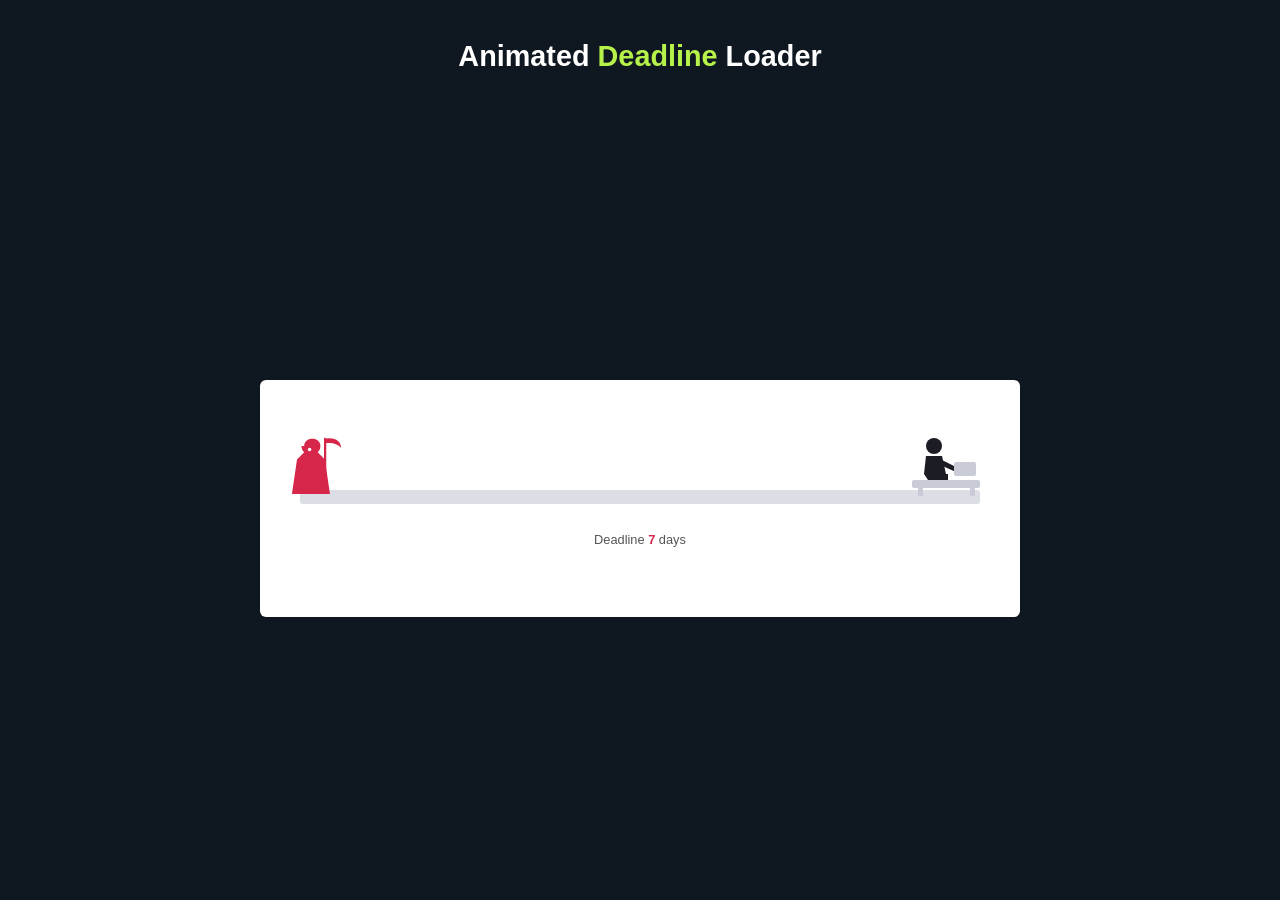
<file: deadline-loader/index.html>
<!DOCTYPE html>
<html lang="en">
<head>
  <meta charset="UTF-8">
  <meta name="viewport" content="width=device-width, initial-scale=1.0">
  <title>Animated Deadline Loader</title>
  <link rel="stylesheet" href="style.css">
</head>
<body>
  <h1 class="title">Animated <span>Deadline</span> Loader</h1>

  <main class="stage">
    <div class="loader">
      <div class="track">
        <div class="fill"></div>

        <!-- Grim reaper (moves with the fill) -->
        <svg class="reaper" viewBox="0 0 60 64" aria-hidden="true">
          <g fill="#d6264a">
            <path d="M22 8c0-5 4-8 9-8s9 3 9 8c0 3-1 5-3 7l8 8 6 41H8l6-41 8-8c-2-2-3-4-3-7z" transform="translate(-4 3)"/>
            <rect x="40" y="2" width="2.5" height="60" rx="1"/>
            <path d="M42 3c10-2 17 3 17 10-4-4-9-6-17-5z"/>
          </g>
          <circle cx="24" cy="15" r="2" fill="#fff"/>
        </svg>

        <!-- Worker at the desk (right end) -->
        <svg class="worker" viewBox="0 0 80 64" aria-hidden="true">
          <g fill="#1c1c24">
            <circle cx="30" cy="14" r="8"/>
            <path d="M22 24h16l4 18H20z"/>
            <path d="M38 28l16 8-2 4-18-8z"/>
            <path d="M20 42h24v6H24z"/>
          </g>
          <g fill="#c9ccd6">
            <rect x="50" y="30" width="22" height="14" rx="2"/>
            <rect x="8" y="48" width="68" height="8" rx="2"/>
            <rect x="14" y="56" width="5" height="8"/>
            <rect x="66" y="56" width="5" height="8"/>
          </g>
        </svg>
      </div>

      <p class="deadline-days">Deadline <span class="day">7</span> days</p>
    </div>
  </main>

  <script src="script.js"></script>
</body>
</html>
</file>
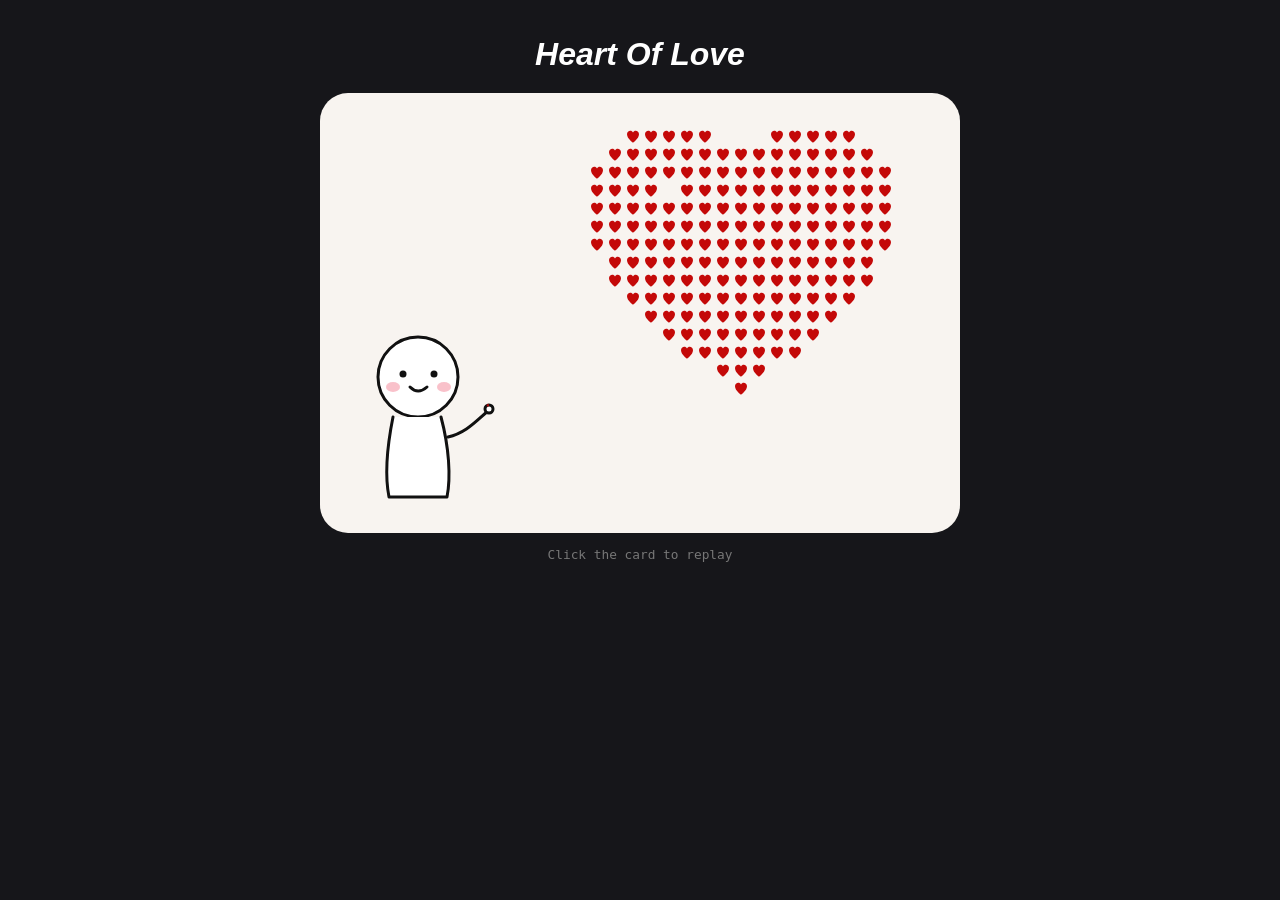
<file: heart-of-love/index.html>
<!DOCTYPE html>
<html lang="en">
<head>
  <meta charset="UTF-8">
  <meta name="viewport" content="width=device-width, initial-scale=1.0">
  <title>Heart Of Love</title>
  <link rel="stylesheet" href="style.css">
</head>
<body>
  <h1 class="title">Heart Of Love</h1>

  <main class="page">
    <div class="stage" id="stage">

      <!-- Cute character -->
      <svg class="char" viewBox="0 0 150 200" aria-hidden="true">
        <g fill="#fff" stroke="#111" stroke-width="3" stroke-linecap="round" stroke-linejoin="round">
          <circle cx="70" cy="58" r="40"/>
          <path d="M45 98c-6 30-8 60-4 80h58c4-20 2-50-6-80"/>
          <path d="M100 118c18-4 28-16 40-26" fill="none"/>
        </g>
        <g fill="#111">
          <circle cx="55" cy="55" r="3.5"/>
          <circle cx="86" cy="55" r="3.5"/>
        </g>
        <path d="M62 68q8 8 17 0" fill="none" stroke="#111" stroke-width="3" stroke-linecap="round"/>
        <g fill="#f7a8b5" opacity=".7">
          <ellipse cx="45" cy="68" rx="7" ry="5"/>
          <ellipse cx="96" cy="68" rx="7" ry="5"/>
        </g>
        <circle id="hand" cx="141" cy="90" r="4" fill="#fff" stroke="#111" stroke-width="3"/>
      </svg>

      <div class="heart-grid" id="grid"></div>
      <p class="love-text" id="text">I Love You</p>
    </div>

    <pre class="note">Click the card to replay</pre>
  </main>

  <script src="script.js"></script>
</body>
</html>
</file>
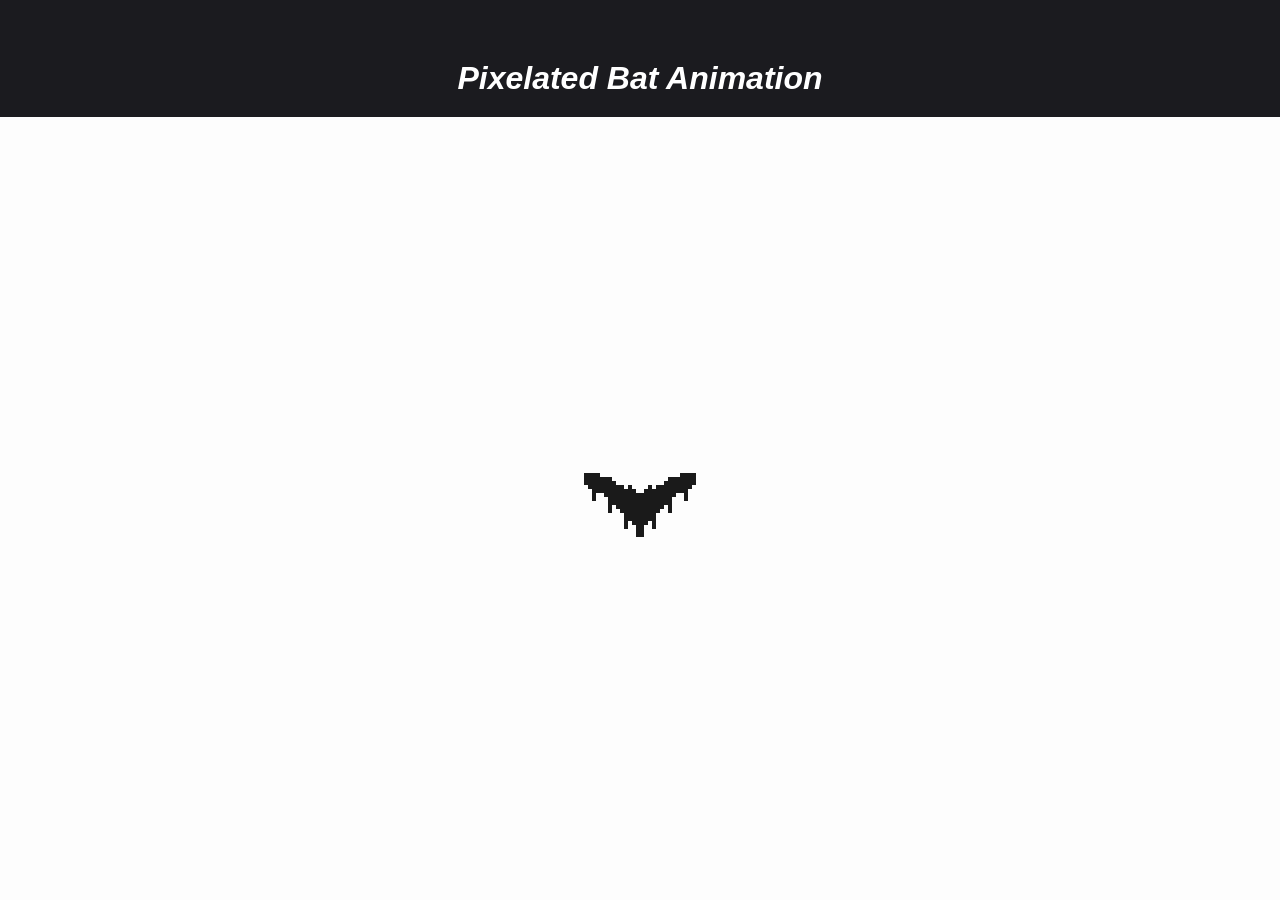
<file: pixel-bat/index.html>
<!DOCTYPE html>
<html lang="en">
<head>
  <meta charset="UTF-8">
  <meta name="viewport" content="width=device-width, initial-scale=1.0">
  <title>Pixelated Bat Animation</title>
  <link rel="stylesheet" href="style.css">
</head>
<body>
  <h1 class="title">Pixelated Bat Animation</h1>
  <div class="stage">
    <div class="bat"></div>
  </div>
  <script src="script.js"></script>
</body>
</html>
</file>
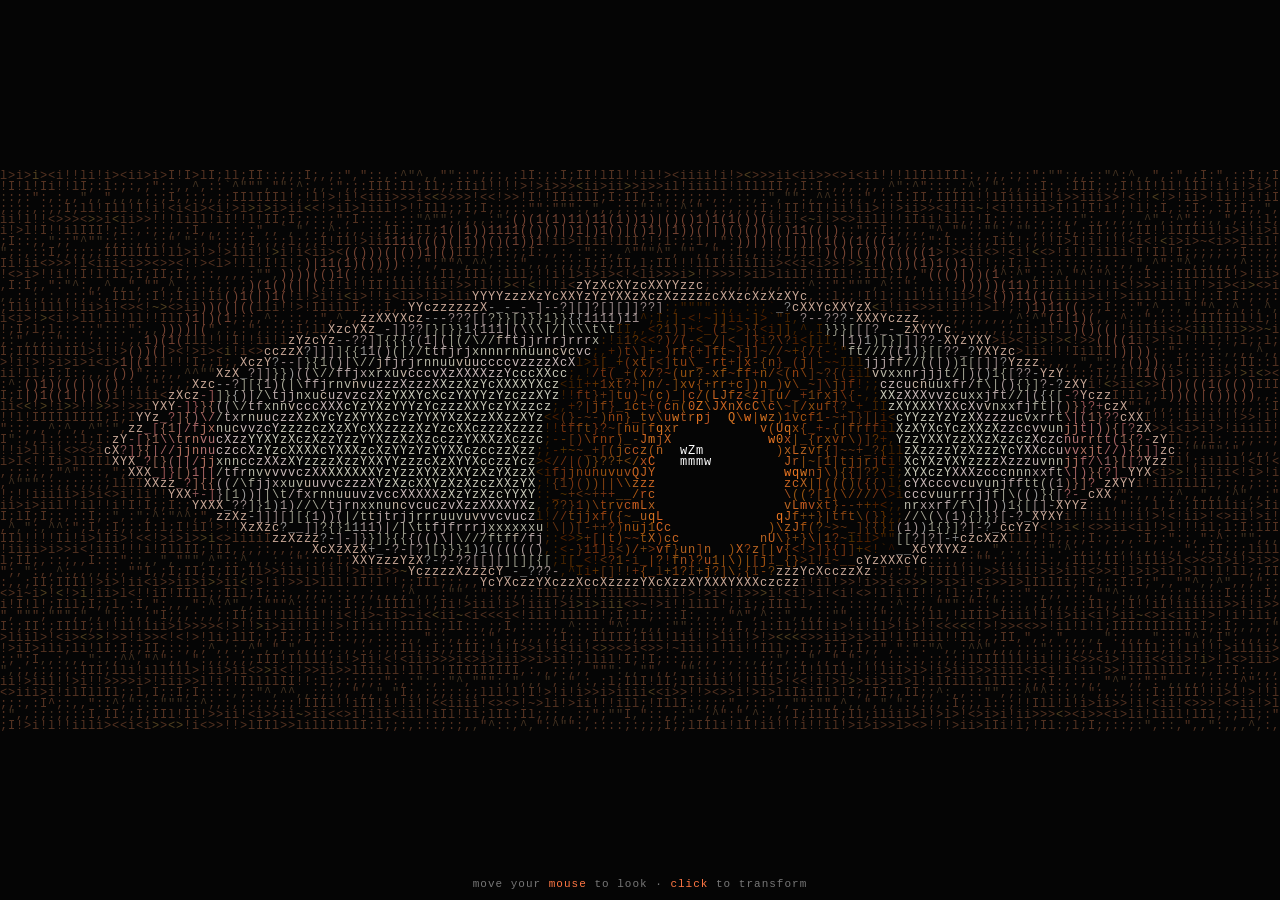
<file: Ascii_eye/eye.html>
<!DOCTYPE html>
<html lang="en">
<head>
<meta charset="utf-8">
<meta name="viewport" content="width=device-width,initial-scale=1">
<title>Animated ASCII Eye</title>
<style>
body{margin:0;width:100%;height:100vh;background:#050505;overflow:hidden}
main{position:relative;width:100%;height:100%;display:grid;place-items:center}
canvas{display:block;width:100%;height:100%;object-fit:contain;cursor:pointer}
.hint{position:absolute;bottom:10px;left:50%;transform:translateX(-50%);color:#777;font:11px 'Courier New',monospace;
  letter-spacing:1px;white-space:nowrap;pointer-events:none}
.hint span{color:#ff7744}
</style>
</head>
<body>
<main>
  <canvas id="c" width="1280" height="561"></canvas>
  <div class="hint">move your <span>mouse</span> to look · <span>click</span> to transform</div>
</main>

<script>
'use strict';
const cv=document.getElementById('c'),ctx=cv.getContext('2d');
const CW=8,CH=11,COLS=160,ROWS=51,W=COLS*CW,H=ROWS*CH,AX=W/H;
const RAMP=" .'`^\",:;Il!i><~+_-?][}{1)(|\\/tfjrxnuvczXYUJCLQ0OZmwqpdbkhao*#MW&8%B@$";
const PI=Math.PI,clamp=(v,a,b)=>Math.max(a,Math.min(b,v));
const smooth=(a,b,v)=>{v=clamp((v-a)/(b-a),0,1);return v*v*(3-2*v)};
const hash=(i,j)=>{const s=Math.sin(i*127.1+j*311.7)*43758.5453;return s-Math.floor(s)};

/* colour -> style string cache (4-bit quantised) */
const cache=new Map();
function style(r,g,b){
  const k=(clamp(r,0,255)>>4)<<8|(clamp(g,0,255)>>4)<<4|(clamp(b,0,255)>>4);
  let s=cache.get(k);
  if(!s){s=`rgb(${(k>>8)*17},${((k>>4)&15)*17},${(k&15)*17})`;cache.set(k,s)}
  return s;
}

/* state */
let m=0,mTarget=0,openAmt=0,timer=0,blinkAt=3,blinkT=-1;
let lx=-.6,ly=0,tx=0,ty=0,lastMove=-99;
const stars=[...Array(150)].map((_,n)=>{
  const inner=n<60,a=Math.random()*PI*2,r=Math.random()*.6;
  return{x:inner?Math.cos(a)*r*AX*.6:(Math.random()*2-1)*AX,y:inner?Math.sin(a)*r:(Math.random()*2-1),
         ph:Math.random()*9,sp:2+Math.random()*4,big:Math.random()<.18};
});

cv.addEventListener('pointermove',e=>{
  const r=cv.getBoundingClientRect();
  tx=clamp((e.clientX-(r.left+r.width/2))/(r.width/2),-1,1);
  ty=clamp((e.clientY-(r.top+r.height/2))/(r.height/2),-1,1);
  lastMove=performance.now()/1000;
});
function toggle(){mTarget=mTarget?0:1;timer=0;if(!mTarget)openAmt=0}
cv.addEventListener('click',toggle);
addEventListener('keydown',e=>{if(e.key===' ')toggle()});

/* one cell of the eye -> [lum,r,g,b] */
function eyeCell(x,y,i,j,t,pr,ex,ey){
  const ew=1.9,eh=.85*Math.max(.001,ex),nx=Math.abs(x)/ew;
  const lid=nx<1?eh*Math.pow(1-nx*nx,.75):-1;
  const up=-lid,lo=lid*.85,inside=nx<1&&y>up&&y<lo;
  if(!inside){
    // skin + eyelid crease
    let L=.2+.08*Math.sin(y*38+x*2.5)+.05*hash(i,j);
    let cr=nx<1.15?(y-(-(eh*Math.pow(Math.max(0,1-nx*nx),.75))-.3*ex)):9;
    if(Math.abs(cr)<.045)L=.6;
    const k=.35+.65*ex;
    return[L*k,170,115,80];
  }
  const de=Math.min(y-up,lo-y),shade=smooth(0,.3,de);
  const dx=x-lx*.55,dy=y-ly*.25,r=Math.hypot(dx,dy),ir=.66;
  if(de<.05)return[.75,240,200,180];                  // lid edge
  if(r<pr){                                            // pupil
    if(Math.hypot(dx+.09,dy+.09)<.05)return[.95,255,255,255];
    return[.03,20,10,10];
  }
  if(r<ir){                                            // iris
    const tt=(r-pr)/(ir-pr),a=Math.atan2(dy,dx);
    const fib=.5+.5*Math.sin(a*26+Math.sin(a*5)*1.5);
    let L=.3+.5*fib*(1-tt*.5)+(tt<.2?.2:0);
    if(tt>.88)L*=.45;
    L*=.55+.45*shade;
    return[L,235-95*tt,125-55*tt,45-25*tt];
  }
  const L=.3+.45*shade;                                // sclera
  return[L,nx>.8?232:236,nx>.8?150:225,nx>.8?140:214];
}

function heartCell(x,y,pulse){
  const s=.36*pulse,X=x/s,Y=-(y-.04)/s;
  const a=X*X+Y*Y-1,f=a*a*a-X*X*Y*Y*Y;
  if(f<=0){const v=Math.min(1,-f*1.2);return[.4+.55*v,255-90*(1-v),95+30*v,140+10*v,1]}
  if(f<.35)return[.22*(1-f/.35),255,70,120,.5];
  return null;
}

let last=performance.now()/1000;
function frame(){
  const t=performance.now()/1000,dt=Math.min(.05,t-last);last=t;

  // timeline
  timer+=dt;
  if(timer>(mTarget?7:8)){mTarget=mTarget?0:1;timer=0;if(!mTarget)openAmt=0}
  m+=clamp(mTarget-m,-dt*.7,dt*.4);
  openAmt=Math.min(1,openAmt+dt/1.8);
  if(t>blinkAt&&blinkT<0){blinkT=0}
  let blink=0;
  if(blinkT>=0){blinkT+=dt;const p=blinkT/.2;blink=Math.sin(PI*Math.min(1,p));if(p>=1){blinkT=-1;blinkAt=t+3+Math.random()*3}}
  const ex=smooth(0,1,openAmt)*(1-blink*.95);

  // look
  const idle=t-lastMove>2.5;
  const gx=idle?Math.sin(t*.7)*.8:tx,gy=idle?Math.sin(t*.9)*.6:ty;
  lx+=(gx-lx)*Math.min(1,dt*6);ly+=(gy-ly)*Math.min(1,dt*6);
  const pr=.22*(1+.8*m+.1*Math.sin(t*2));
  const pulse=1+.06*Math.sin(t*6),hm=smooth(.45,.95,m),sm=smooth(.08,.5,m);

  ctx.fillStyle='#050505';ctx.fillRect(0,0,W,H);
  ctx.font='12px "Courier New",monospace';ctx.textBaseline='top';

  for(let j=0;j<ROWS;j++){
    const y=(j+.5)/ROWS*2-1;
    for(let i=0;i<COLS;i++){
      const x=((i+.5)/COLS*2-1)*AX;
      let c=null;
      // dissolve eye as m rises
      const dv=hash(i,j)*.5+Math.hypot(x/AX,y)*.5;
      if(dv>=m*1.2-.1){
        const e=eyeCell(x,y,i,j,t,pr,ex);
        const reveal=.25+.75*ex;
        c=[e[0]*reveal,e[1],e[2],e[3],0];
      }
      if(hm>0){
        const h=heartCell(x,y,pulse);
        if(h){c=[h[0]*hm,h[1],h[2],h[3],1]}
      }
      if(!c||c[0]<.04)continue;
      const L=c[0];
      let idx=Math.floor(L*(RAMP.length-1)+(hash(j,i)-.5)*3);
      idx=clamp(idx,1,RAMP.length-1);
      const k=.4+.6*Math.min(1,L*1.3);
      ctx.fillStyle=style(c[1]*k,c[2]*k,c[3]*k);
      ctx.fillText(RAMP[idx],i*CW,j*CH);
    }
  }

  // sparkles
  if(sm>0){
    for(const s of stars){
      const tw=.5+.5*Math.sin(t*s.sp+s.ph),a=sm*tw;
      if(a<.08)continue;
      const px=Math.round(((s.x/AX+1)/2)*COLS)*CW,py=Math.round(((s.y+1)/2)*ROWS)*CH;
      ctx.fillStyle=style(200+55*a,210+45*a,255,255);
      ctx.globalAlpha=Math.min(1,a*1.6);
      ctx.fillText(s.big?'+':(tw>.7?'*':'.'),px,py);
      if(s.big&&tw>.5){ctx.globalAlpha*=.5;ctx.fillText('|',px,py-CH);ctx.fillText('|',px,py+CH);ctx.fillText('-',px-CW,py);ctx.fillText('-',px+CW,py)}
    }
    ctx.globalAlpha=1;
  }
  requestAnimationFrame(frame);
}
requestAnimationFrame(frame);
</script>
</body>
</html>
</file>
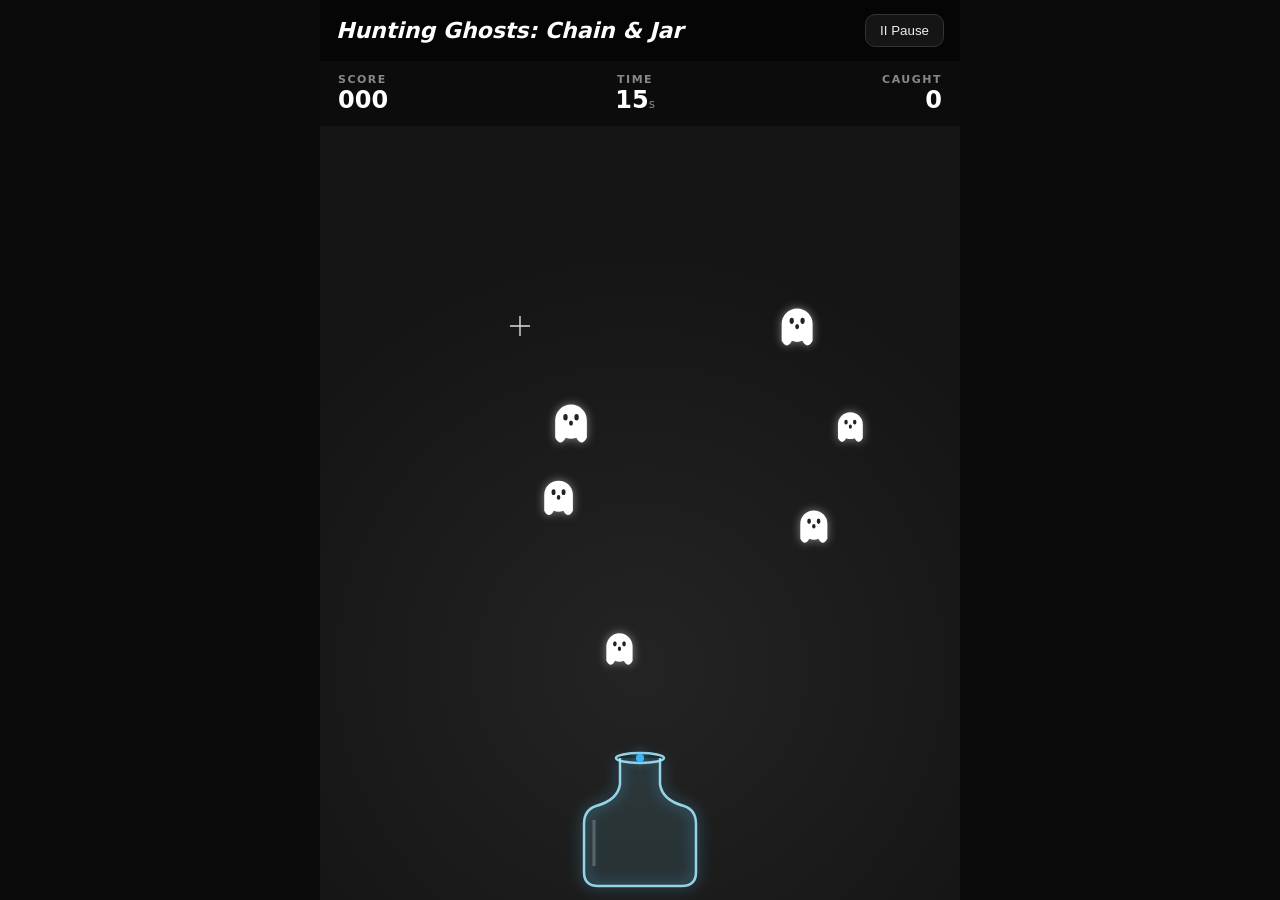
<file: Hunting_ghost/ghost.html>
<!DOCTYPE html>
<html lang="en">
<head>
<meta charset="utf-8">
<meta name="viewport" content="width=device-width,initial-scale=1,maximum-scale=1,user-scalable=no">
<title>Hunting Ghosts: Chain &amp; Jar</title>
<style>
*{box-sizing:border-box;margin:0}
html,body{height:100%;background:#0b0b0b;color:#fff;font-family:'Segoe UI',system-ui,sans-serif;overflow:hidden;touch-action:none;user-select:none}
#app{max-width:640px;height:100%;margin:0 auto;display:flex;flex-direction:column;background:#101010}
header{display:flex;justify-content:space-between;align-items:center;padding:14px 16px;background:#050505}
h1{font-size:22px;font-style:italic;font-weight:800}
#pauseBtn{padding:8px 14px;border:1px solid #333;border-radius:10px;background:#151515;color:#eee;font:700 13px inherit;cursor:pointer}
#pauseBtn:hover{background:#222}
.stats{display:flex;justify-content:space-between;padding:12px 18px;background:#0c0c0c}
.stat label{display:block;font-size:11px;letter-spacing:1.5px;color:#888;font-weight:700}
.stat b{font-size:24px}.stat small{font-size:12px;color:#888}
.stat:nth-child(2){text-align:center}.stat:last-child{text-align:right}
.low b{color:#ff7a6a}
#stage{flex:1;min-height:0;position:relative;background:radial-gradient(circle at 50% 70%,#242424 0,#141414 70%)}
canvas{position:absolute;inset:0;cursor:none}
#ov{position:absolute;inset:0;background:#000b;display:none;flex-direction:column;align-items:center;justify-content:center;gap:10px;text-align:center}
#ov.show{display:flex}
#ovT{font-size:34px;font-weight:800;font-style:italic}#ovS{color:#aaa}
#ovB{margin-top:8px;padding:10px 26px;border:2px solid #7fc7ff;border-radius:24px;background:#0d1a24;color:#bfe8ff;font:700 15px inherit;cursor:pointer}
</style>
</head>
<body>
<div id="app">
  <header><h1>Hunting Ghosts: Chain &amp; Jar</h1><button id="pauseBtn">II Pause</button></header>
  <div class="stats">
    <div class="stat"><label>SCORE</label><b id="sc">000</b></div>
    <div class="stat" id="tm"><label>TIME</label><b id="tv">15</b><small>s</small></div>
    <div class="stat"><label>CAUGHT</label><b id="ca">0</b></div>
  </div>
  <div id="stage">
    <canvas id="c"></canvas>
    <div id="ov"><div id="ovT"></div><div id="ovS"></div><button id="ovB"></button></div>
  </div>
</div>

<script>
'use strict';
const $=id=>document.getElementById(id),stage=$('stage'),cv=$('c'),ctx=cv.getContext('2d');
const PI=Math.PI,PI2=PI*2,R=Math.random,clamp=(v,a,b)=>Math.max(a,Math.min(b,v));
const GAME_TIME=15,GHOSTS=6;
let W=0,H=0,dpr=1;
function resize(){dpr=window.devicePixelRatio||1;W=stage.clientWidth;H=stage.clientHeight;
  cv.width=W*dpr;cv.height=H*dpr;cv.style.width=W+'px';cv.style.height=H+'px'}
new ResizeObserver(resize).observe(stage);resize();

/* ---------- audio ---------- */
let AC;
function tone(f,d=.1,type='sine',v=.1,f2){
  try{AC=AC||new AudioContext();const o=AC.createOscillator(),g=AC.createGain(),t=AC.currentTime;
    o.type=type;o.frequency.setValueAtTime(f,t);if(f2)o.frequency.exponentialRampToValueAtTime(f2,t+d);
    g.gain.setValueAtTime(v,t);g.gain.exponentialRampToValueAtTime(.001,t+d);
    o.connect(g);g.connect(AC.destination);o.start();o.stop(t+d);}catch(e){}
}

/* ---------- state ---------- */
let ghosts,jarG,spawnQ,fx,chain,score,caught,timeLeft,paused,over,ovAct=()=>{};
let best=+localStorage.getItem('gh_best')||0;
const mouse={x:200,y:200,r:34};
const mouth=()=>({x:W/2,y:H-142});

function newGhost(fade){
  return{x:30+R()*(W-60),y:30+R()*Math.max(40,H-230),vx:0,vy:0,tvx:0,tvy:0,nt:0,
    s:.9+R()*.35,ph:R()*9,hooked:false,a:fade?0:1};
}
function reset(){
  score=0;caught=0;timeLeft=GAME_TIME;over=false;paused=false;
  ghosts=[];jarG=[];spawnQ=[];fx=[];
  chain={s:'idle',hx:0,hy:0,dx:0,dy:-1,trav:0,max:0,target:null,ghost:null};
  for(let i=0;i<GHOSTS;i++)ghosts.push(newGhost(false));
  $('ov').classList.remove('show');$('pauseBtn').textContent='II Pause';
}

/* ---------- actions ---------- */
function lockTarget(){
  let b=null,bd=mouse.r;
  for(const g of ghosts){if(g.hooked||g.a<.5)continue;const d=Math.hypot(g.x-mouse.x,g.y-mouse.y);if(d<bd){bd=d;b=g}}
  return b;
}
function shoot(){
  if(over||paused||chain.s!=='idle')return;
  const m=mouth(),g=lockTarget(),tx=g?g.x:mouse.x,ty=g?g.y:mouse.y;
  const d=Math.hypot(tx-m.x,ty-m.y)||1;
  Object.assign(chain,{s:'out',hx:m.x,hy:m.y,dx:(tx-m.x)/d,dy:(ty-m.y)/d,trav:0,max:d+40,target:g,ghost:null});
  tone(500,.12,'sawtooth',.06,900);
}
function togglePause(){
  if(over)return;
  paused=!paused;
  $('pauseBtn').textContent=paused?'▶ Resume':'II Pause';
  if(paused){showOv('PAUSED','','Resume',togglePause)}else $('ov').classList.remove('show');
}
function showOv(t,s,b,fn){$('ovT').textContent=t;$('ovS').textContent=s;$('ovB').textContent=b;ovAct=fn;$('ov').classList.add('show')}
function endGame(){
  over=true;if(score>best){best=score;localStorage.setItem('gh_best',best)}
  tone(200,.5,'triangle',.12,80);
  showOv("TIME'S UP",`Score ${score} · Caught ${caught} · Best ${best}`,'Play again',reset);
}

/* ---------- update ---------- */
function update(dt,t){
  timeLeft-=dt;if(timeLeft<=0){timeLeft=0;endGame()}

  // ghosts wander
  const top=20,bot=H-175;
  for(const g of ghosts){
    g.a=Math.min(1,g.a+dt*2);
    if(g.hooked)continue;
    if((g.nt-=dt)<=0){const a=R()*PI2,sp=35+R()*45;g.tvx=Math.cos(a)*sp;g.tvy=Math.sin(a)*sp;g.nt=1+R()*1.8}
    g.vx+=(g.tvx-g.vx)*dt*2;g.vy+=(g.tvy-g.vy)*dt*2;
    g.x+=g.vx*dt;g.y+=g.vy*dt;
    if(g.x<24||g.x>W-24){g.vx*=-1;g.tvx*=-1;g.x=clamp(g.x,24,W-24)}
    if(g.y<top||g.y>bot){g.vy*=-1;g.tvy*=-1;g.y=clamp(g.y,top,bot)}
  }
  for(let i=spawnQ.length-1;i>=0;i--)if((spawnQ[i]-=dt)<=0){spawnQ.splice(i,1);ghosts.push(newGhost(true))}

  // chain
  const c=chain,m=mouth();
  if(c.s==='out'){
    if(c.target&&ghosts.includes(c.target)&&!c.target.hooked){
      const ax=c.target.x-c.hx,ay=c.target.y-c.hy,d=Math.hypot(ax,ay)||1;c.dx=ax/d;c.dy=ay/d;
    }
    const step=1100*dt;c.hx+=c.dx*step;c.hy+=c.dy*step;c.trav+=step;
    for(const g of ghosts)if(!g.hooked&&Math.hypot(g.x-c.hx,g.y-c.hy)<24*g.s){
      g.hooked=true;c.ghost=g;c.s='back';tone(700,.1,'square',.07);break;
    }
    if(c.s==='out'&&(c.trav>c.max||c.hx<-20||c.hx>W+20||c.hy<-20)){c.s='back';tone(220,.15,'sine',.08)}
  }else if(c.s==='back'){
    const dx=m.x-c.hx,dy=m.y-c.hy,d=Math.hypot(dx,dy),step=1300*dt;
    if(d<=step){
      if(c.ghost){
        ghosts.splice(ghosts.indexOf(c.ghost),1);
        jarG.push({x:m.x,y:m.y+6,vx:(R()-.5)*40,vy:90,in:false,ph:R()*9});
        score+=10;caught++;spawnQ.push(.6);
        fx.push({x:m.x,y:m.y,t:.5});
        tone(660,.18,'triangle',.1,1100);
      }
      c.s='idle';c.ghost=null;
    }else{
      c.hx+=dx/d*step;c.hy+=dy/d*step;
      if(c.ghost){c.ghost.x=c.hx+(R()-.5)*2;c.ghost.y=c.hy+(R()-.5)*2}
    }
  }

  // ghosts inside the jar
  const cx=W/2,x0=cx-38,x1=cx+38,y0=H-108,y1=H-38;
  for(const j of jarG){
    if(!j.in){j.y+=j.vy*dt;if(j.y>y0+8){j.in=true;j.vy=(R()-.5)*30}}
    else{
      j.vx+=(R()-.5)*60*dt;j.vy+=(R()-.5)*60*dt;
      j.vx=clamp(j.vx,-30,30);j.vy=clamp(j.vy,-25,25);
      j.x+=j.vx*dt;j.y+=j.vy*dt;
      if(j.x<x0||j.x>x1){j.vx*=-1;j.x=clamp(j.x,x0,x1)}
      if(j.y<y0||j.y>y1){j.vy*=-1;j.y=clamp(j.y,y0,y1)}
    }
  }
  for(const f of fx)f.t-=dt;
  fx=fx.filter(f=>f.t>0);
}

/* ---------- drawing ---------- */
function drawGhost(x,y,s,t,a,ph){
  const w=13*s,h=16*s,by=y+Math.sin(t*2+ph)*2;
  ctx.save();ctx.globalAlpha=a;ctx.translate(x,by);
  ctx.shadowColor='rgba(255,255,255,.45)';ctx.shadowBlur=10;ctx.fillStyle='#fff';
  ctx.beginPath();ctx.arc(0,-h+w,w,PI,0);ctx.lineTo(w,h*.7);
  const n=3,sw=2*w/n;
  for(let i=0;i<n;i++)ctx.quadraticCurveTo(w-sw*i-sw/2,h*1.0+(i%2?-3:3)*s,w-sw*(i+1),h*.7);
  ctx.closePath();ctx.fill();
  ctx.shadowBlur=0;ctx.fillStyle='#222';
  ctx.beginPath();ctx.ellipse(-w*.35,-h*.35,1.8*s,2.6*s,0,0,PI2);ctx.ellipse(w*.35,-h*.35,1.8*s,2.6*s,0,0,PI2);ctx.fill();
  ctx.beginPath();ctx.ellipse(0,-h*.05,1.6*s,2.2*s,0,0,PI2);ctx.fill();
  ctx.restore();
}
function drawJar(t){
  const cx=W/2,b=H-14;
  ctx.save();ctx.translate(cx,0);
  ctx.beginPath();
  ctx.moveTo(-20,b-128);ctx.lineTo(-20,b-102);ctx.quadraticCurveTo(-22,b-86,-44,b-80);
  ctx.quadraticCurveTo(-56,b-76,-56,b-62);ctx.lineTo(-56,b-14);ctx.quadraticCurveTo(-56,b,-42,b);
  ctx.lineTo(42,b);ctx.quadraticCurveTo(56,b,56,b-14);ctx.lineTo(56,b-62);
  ctx.quadraticCurveTo(56,b-76,44,b-80);ctx.quadraticCurveTo(22,b-86,20,b-102);ctx.lineTo(20,b-128);
  ctx.fillStyle='rgba(120,210,235,.12)';ctx.fill();
  ctx.shadowColor='rgba(100,200,255,.8)';ctx.shadowBlur=14;
  ctx.strokeStyle='rgba(160,230,250,.9)';ctx.lineWidth=2.5;ctx.stroke();ctx.shadowBlur=0;
  ctx.beginPath();ctx.ellipse(0,b-128,24,5,0,0,PI2);ctx.stroke();
  ctx.strokeStyle='rgba(255,255,255,.22)';ctx.lineWidth=3;
  ctx.beginPath();ctx.moveTo(-46,b-66);ctx.lineTo(-46,b-20);ctx.stroke();
  ctx.restore();
  ctx.save();ctx.shadowColor='#38b6ff';ctx.shadowBlur=12;ctx.fillStyle='#38b6ff';
  ctx.beginPath();ctx.arc(cx,b-128,4,0,PI2);ctx.fill();ctx.restore();
  for(const j of jarG)drawGhost(j.x,j.y,.7,t,1,j.ph);
}
function drawChain(t){
  const c=chain;if(c.s==='idle')return;
  const m=mouth(),dx=c.hx-m.x,dy=c.hy-m.y,L=Math.hypot(dx,dy);if(L<2)return;
  ctx.save();ctx.translate(m.x,m.y);ctx.rotate(Math.atan2(dy,dx));
  ctx.lineWidth=1.6;
  for(let s=0;s<2;s++){
    ctx.strokeStyle=s?'#7fc7ff':'#d8f0ff';ctx.beginPath();
    for(let x=0;x<=L;x+=2){const y=Math.sin(x*.8+s*PI)*3;x?ctx.lineTo(x,y):ctx.moveTo(x,y)}
    ctx.stroke();
  }
  ctx.strokeStyle='rgba(180,225,255,.55)';ctx.beginPath();
  for(let x=0;x<L;x+=4){const y=Math.sin(x*.8)*3;ctx.moveTo(x,y);ctx.lineTo(x,-y)}
  ctx.stroke();ctx.restore();
  ctx.save();ctx.translate(c.hx,c.hy);
  if(c.s==='out'){
    ctx.shadowColor='#4cc3ff';ctx.shadowBlur=16;ctx.fillStyle='#bfe8ff';
    ctx.beginPath();ctx.arc(0,0,5,0,PI2);ctx.fill();
  }else{
    ctx.strokeStyle='#d8f0ff';ctx.lineWidth=2;ctx.beginPath();ctx.arc(0,-4,4,-PI/2,PI);ctx.stroke();
  }
  ctx.restore();
}
function drawAim(){
  const m=mouth(),g=chain.s==='idle'&&!paused&&!over?lockTarget():null;
  if(g){
    ctx.save();ctx.setLineDash([3,6]);ctx.strokeStyle='rgba(190,220,255,.55)';ctx.lineWidth=1.5;
    ctx.beginPath();ctx.moveTo(m.x,m.y);ctx.lineTo(g.x,g.y);ctx.stroke();ctx.restore();
  }
  ctx.save();ctx.translate(mouse.x,mouse.y);ctx.strokeStyle='rgba(255,255,255,.85)';ctx.lineWidth=1.4;
  if(g){ctx.beginPath();ctx.arc(0,0,9,0,PI2);ctx.stroke()}
  ctx.beginPath();ctx.moveTo(-10,0);ctx.lineTo(10,0);ctx.moveTo(0,-10);ctx.lineTo(0,10);ctx.stroke();
  ctx.restore();
}
function draw(t){
  ctx.setTransform(dpr,0,0,dpr,0,0);ctx.clearRect(0,0,W,H);
  drawJar(t);
  for(const g of ghosts)drawGhost(g.x,g.y,g.s,t,g.a,g.ph);
  drawChain(t);
  for(const f of fx){
    ctx.strokeStyle=`rgba(150,225,255,${f.t*2})`;ctx.lineWidth=2;
    ctx.beginPath();ctx.arc(W/2,H-142,(.5-f.t)*90,0,PI2);ctx.stroke();
  }
  drawAim();
}
function hud(){
  $('sc').textContent=String(score).padStart(3,'0');
  $('tv').textContent=Math.ceil(timeLeft);$('ca').textContent=caught;
  $('tm').classList.toggle('low',timeLeft<=10);
}

/* ---------- input ---------- */
function setMouse(e){
  const r=cv.getBoundingClientRect();mouse.x=e.clientX-r.left;mouse.y=e.clientY-r.top;
  mouse.r=e.pointerType==='touch'?48:34;
}
cv.addEventListener('pointermove',setMouse);
cv.addEventListener('pointerdown',e=>{setMouse(e);shoot()});
addEventListener('keydown',e=>{if(e.key==='p'||e.key==='P'||e.key==='Escape')togglePause()});
$('pauseBtn').onclick=togglePause;
$('ovB').onclick=()=>ovAct();

/* ---------- loop ---------- */
reset();
let last=performance.now();
function loop(n){
  const dt=Math.min(.05,(n-last)/1000);last=n;
  if(!paused&&!over)update(dt,n/1000);
  draw(n/1000);hud();requestAnimationFrame(loop);
}
requestAnimationFrame(loop);
</script>
</body>
</html>
</file>
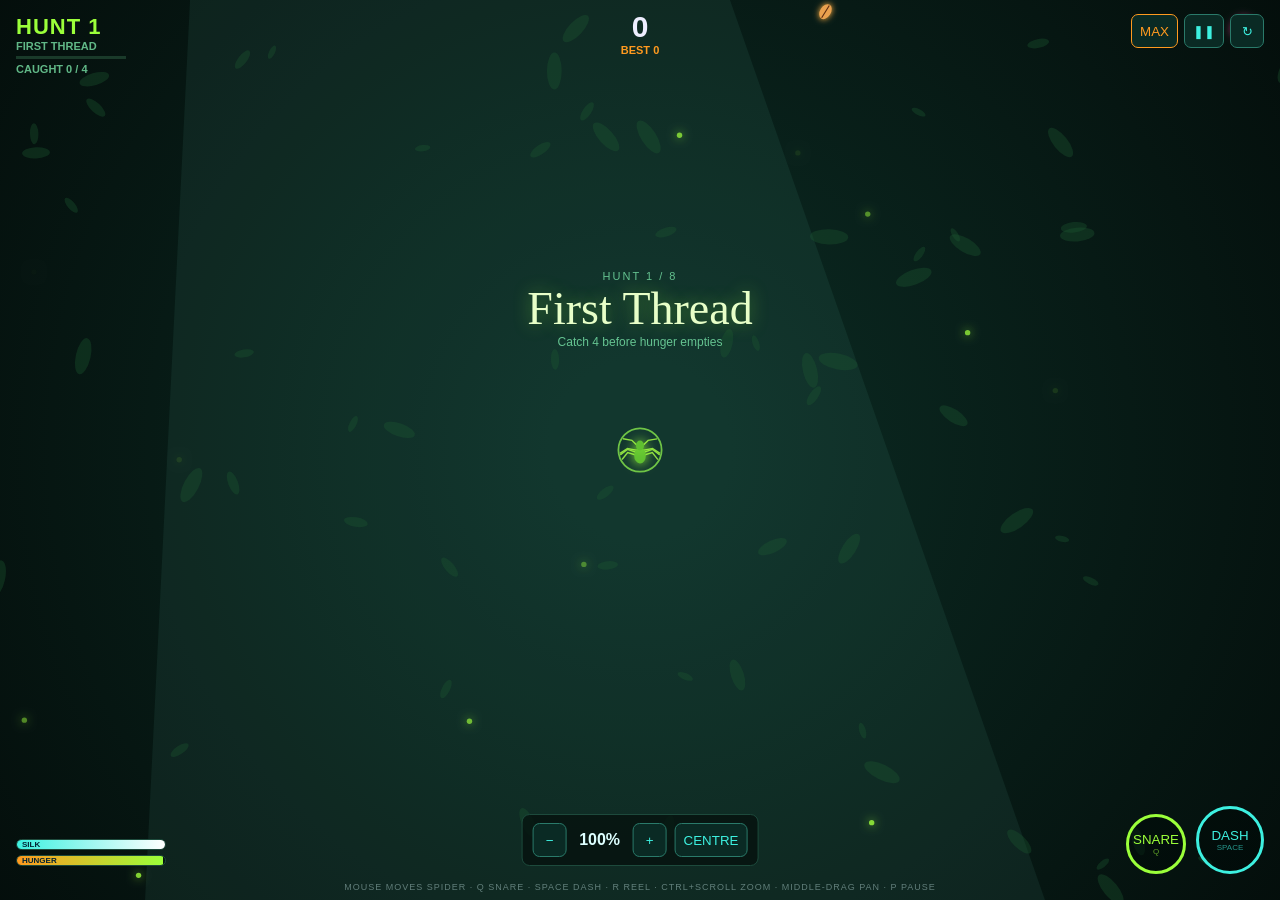
<file: Spider_Hunt/hunt.html>
<!DOCTYPE html>
<html lang="en">
<head>
<meta charset="utf-8">
<meta name="viewport" content="width=device-width,initial-scale=1">
<title>Spider Hunt – The Weaver's Ground</title>
<style>
*{box-sizing:border-box;margin:0;user-select:none}
html,body{height:100%;overflow:hidden;background:#030806;font-family:'Rajdhani','Segoe UI',sans-serif;color:#dff}
canvas{position:fixed;inset:0;cursor:crosshair}
.abs{position:fixed}
#tl{top:14px;left:16px;color:#9bff3a;font-weight:700}
#tl b{font-size:22px;letter-spacing:1px}#tl small{display:block;font-size:11px;color:#8fb;opacity:.7}
#prog{width:110px;height:3px;background:#1a3a2a;margin:4px 0}#prog i{display:block;height:100%;width:0;background:#9bff3a}
#tc{top:10px;left:50%;transform:translateX(-50%);text-align:center}
#score{font-size:30px;font-weight:700;color:#eef}#best{font-size:11px;color:#ff9a1f;font-weight:700}
#combo{font-size:11px;color:#ff3d9a;font-weight:700;letter-spacing:1px;height:14px}
#tr{top:14px;right:16px;display:flex;gap:6px}
.sb{min-width:34px;height:34px;border:1px solid #2a7a6a;background:#0a2a24;color:#3df0e0;border-radius:7px;font:700 13px inherit;cursor:pointer;padding:0 8px}
.sb:hover{background:#12453b}#vol{border-color:#ff9a1f;color:#ff9a1f}
#bl{bottom:34px;left:16px;width:150px}
.bar{height:11px;border-radius:6px;background:#07130f;border:1px solid #1d4a3c;margin-top:5px;overflow:hidden;font-size:8px;position:relative}
.bar i{display:block;height:100%;width:100%}
#silk i{background:linear-gradient(90deg,#3df0e0,#fff)}#hun i{background:linear-gradient(90deg,#ff9a1f,#9bff3a)}
.bar span{position:absolute;left:5px;top:0;line-height:10px;font-weight:700;color:#023}
#zoom{bottom:34px;left:50%;transform:translateX(-50%);display:flex;gap:8px;align-items:center;padding:8px 10px;border:1px solid #1d4a3c;border-radius:8px;background:#06120ecc}
#zoom span{min-width:50px;text-align:center;font-weight:700}
#br{bottom:26px;right:16px;display:flex;gap:10px;align-items:flex-end}
.rb{--p:0deg;width:60px;height:60px;border-radius:50%;border:3px solid;font:700 11px inherit;cursor:pointer;color:inherit;
 background:conic-gradient(rgba(0,0,0,.7) var(--p),rgba(0,10,8,.55) 0);display:flex;flex-direction:column;align-items:center;justify-content:center}
.rb small{font-size:8px;opacity:.6}
#bSnare{border-color:#9bff3a;color:#9bff3a}#bDash{border-color:#3df0e0;color:#3df0e0;width:68px;height:68px}
#bReel{border-color:#ff3d9a;color:#ff3d9a;display:none;box-shadow:0 0 14px #ff3d9a88}
#hint{bottom:8px;width:100%;text-align:center;font-size:9px;letter-spacing:1px;opacity:.4}
#banner{top:30%;width:100%;text-align:center;pointer-events:none;opacity:0;transition:opacity .5s}
#banner.show{opacity:1}
#bnTop{font-size:11px;letter-spacing:2px;color:#8fb;opacity:.7}
#bnClr{display:none;border:1px solid #9bff3a;color:#9bff3a;font-weight:700;font-size:12px;padding:3px 10px;border-radius:12px;margin:4px;background:#0a2a14}
#bnName{font:400 46px Georgia,serif;color:#e8ffc8;text-shadow:0 0 18px #9bff3a66}
#bnSub{font-size:12px;color:#8fb;opacity:.7}
#ov{inset:0;background:#000b;display:none;align-items:center;justify-content:center;flex-direction:column;gap:12px;text-align:center}
#ov.show{display:flex}#ovT{font:400 44px Georgia,serif;color:#e8ffc8}
#ovB{padding:10px 26px;font:700 16px inherit;background:#0a2a24;border:2px solid #3df0e0;color:#3df0e0;border-radius:24px;cursor:pointer}
</style>
</head>
<body>
<canvas id="c"></canvas>

<div id="tl" class="abs"><b id="hNo">HUNT 1</b><small id="hName"></small><div id="prog"><i></i></div><small id="hCaught"></small></div>
<div id="tc" class="abs"><div id="score">0</div><div id="best">BEST 0</div><div id="combo"></div></div>
<div id="tr" class="abs">
  <button class="sb" id="vol">MAX</button><button class="sb" id="pause">❚❚</button><button class="sb" id="rst">↻</button>
</div>
<div id="banner" class="abs"><div id="bnTop"></div><div id="bnClr"></div><div id="bnName"></div><div id="bnSub"></div></div>
<div id="bl" class="abs">
  <div class="bar" id="silk"><i></i><span>SILK</span></div>
  <div class="bar" id="hun"><i></i><span>HUNGER</span></div>
</div>
<div id="zoom" class="abs"><button class="sb" id="zo">−</button><span id="zt">100%</span><button class="sb" id="zi">+</button><button class="sb" id="zc">CENTRE</button></div>
<div id="br" class="abs">
  <button class="rb" id="bReel">REEL<small>R</small></button>
  <button class="rb" id="bSnare">SNARE<small>Q</small></button>
  <button class="rb" id="bDash">DASH<small>SPACE</small></button>
</div>
<div id="hint" class="abs">MOUSE MOVES SPIDER · Q SNARE · SPACE DASH · R REEL · CTRL+SCROLL ZOOM · MIDDLE-DRAG PAN · P PAUSE</div>
<div id="ov" class="abs"><div id="ovT"></div><div id="ovS"></div><button id="ovB">PLAY AGAIN</button></div>

<script>
'use strict';
const $=i=>document.getElementById(i),cv=$('c'),ctx=cv.getContext('2d');
const WW=1600,HH=1000,R=Math.random,PI2=Math.PI*2,clamp=(v,a,b)=>Math.max(a,Math.min(b,v));
let W,H,base;
function resize(){W=cv.width=innerWidth;H=cv.height=innerHeight;base=Math.max(W/WW,H/HH)}
addEventListener('resize',resize);resize();

const NAMES=['First Thread','Dew Hours','Moth Season','Silent Hollow','Hunger Moon','Last Weaving','Night Choir','Final Silk'];
const cam={x:WW/2,y:HH/2,z:1}, mouse={sx:W/2,sy:H/2,x:WW/2,y:HH/2};
let best=+localStorage.getItem('sh_best')||0, vol=1, paused=false, S, sp, ovAct=()=>{};
const leaves=[...Array(70)].map(()=>({x:R()*WW,y:R()*HH,a:R()*PI2,s:8+R()*14}));
const flies=[...Array(16)].map(()=>({x:R()*WW,y:R()*HH,a:R()*PI2,p:R()*9}));

/* ---------- audio ---------- */
let AC;
function tone(f,d=.1,type='sine',v=.12){
  if(!vol)return;
  try{AC=AC||new AudioContext();const o=AC.createOscillator(),g=AC.createGain(),t=AC.currentTime;
    o.type=type;o.frequency.value=f;g.gain.setValueAtTime(v*vol,t);g.gain.exponentialRampToValueAtTime(.001,t+d);
    o.connect(g);g.connect(AC.destination);o.start();o.stop(t+d);}catch(e){}
}

/* ---------- game state ---------- */
const target=()=>2+2*S.hunt;
function reset(){
  S={state:'play',hunt:1,caught:0,score:0,combo:0,comboT:0,silk:100,hunger:100,prey:[],webs:[],fx:[],
     cdS:0,cdD:0,cdR:0,dash:0,bannerT:0,trail:[]};
  sp={x:WW/2,y:HH/2,a:-1.57,ph:0};
  for(let i=0;i<7;i++)spawn();
  banner('');
  $('ov').classList.remove('show');paused=false;
}
function banner(cleared){
  $('bnTop').textContent=`HUNT ${S.hunt} / 8`;
  $('bnClr').textContent=cleared;$('bnClr').style.display=cleared?'inline-block':'none';
  $('bnName').textContent=NAMES[S.hunt-1];
  $('bnSub').textContent=`Catch ${target()} before hunger empties`;
  $('banner').classList.add('show');S.bannerT=2.8;
}
function spawn(){
  const k=R()<.4?'moth':'beetle',s=R()*4|0;
  const x=s<2?R()*WW:(s==2?-20:WW+20), y=s<2?(s?HH+20:-20):R()*HH;
  S.prey.push({k,x,y,a:Math.atan2(HH/2-y,WW/2-x)+(R()-.5),v:k=='moth'?55:38,r:k=='moth'?12:9,
    web:null,str:0,imm:0,ph:R()*9,reel:false});
}
function eat(p){
  const s=S,pts=p.k=='moth'?20:10;
  s.combo++;s.comboT=5;
  const g=pts*s.combo;s.score+=g;
  s.hunger=Math.min(100,s.hunger+(p.k=='moth'?14:9));s.caught++;
  s.fx.push({x:p.x,y:p.y,t:1,txt:'+'+g,c:p.k=='moth'?'#ff6ab8':'#ffb040'});
  tone(520+s.combo*60,.15,'square',.07);
  if(s.score>best){best=s.score;localStorage.setItem('sh_best',best)}
  if(s.caught>=target()){
    if(s.hunt>=8)end(true);
    else{s.hunt++;s.caught=0;s.silk=100;banner(`HUNT ${s.hunt-1} CLEARED`);tone(880,.4,'triangle')}
  }
}
function end(win){
  S.state='over';
  $('ovT').textContent=win?'THE WEB IS COMPLETE':'STARVED';
  $('ovS').textContent=`Score ${S.score} · Best ${best} · Hunt ${S.hunt}`;
  $('ovB').textContent='PLAY AGAIN';ovAct=reset;
  $('ov').classList.add('show');tone(win?900:110,.6,'triangle');
}

/* ---------- actions ---------- */
function snare(){
  const s=S;if(s.state!=='play'||paused)return;
  if(s.silk<30||s.cdS>0)return tone(120,.1,'sawtooth');
  s.silk-=30;s.cdS=.8;s.webs.push({x:sp.x,y:sp.y,r:75,life:26,rot:R()});tone(660,.2);
}
function dash(){if(S.state!=='play'||paused||S.cdD>0)return;S.cdD=3;S.dash=.22;tone(200,.2,'sawtooth',.07)}
function reel(){
  const s=S;if(s.state!=='play'||paused||s.combo<3||s.cdR>0)return;
  let b=null,bd=1e9;
  for(const p of s.prey){const d=Math.hypot(p.x-sp.x,p.y-sp.y);if(d<bd){bd=d;b=p}}
  if(b){b.reel=true;s.cdR=6;tone(300,.3,'square')}
}
function togglePause(){
  if(S.state!=='play')return;
  paused=!paused;
  if(paused){$('ovT').textContent='PAUSED';$('ovS').textContent='';$('ovB').textContent='RESUME';ovAct=togglePause;$('ov').classList.add('show')}
  else $('ov').classList.remove('show');
}

/* ---------- update ---------- */
function update(dt){
  const s=S;if(s.state!=='play')return;
  s.hunger-=dt*(1.3+s.hunt*.15);
  s.silk=Math.min(100,s.silk+dt*5);
  s.cdS=Math.max(0,s.cdS-dt);s.cdD=Math.max(0,s.cdD-dt);s.cdR=Math.max(0,s.cdR-dt);
  if(s.comboT>0&&(s.comboT-=dt)<=0)s.combo=0;
  if(s.bannerT>0&&(s.bannerT-=dt)<=0)$('banner').classList.remove('show');

  // spider
  const dx=mouse.x-sp.x,dy=mouse.y-sp.y,d=Math.hypot(dx,dy);let sv=0;
  if(s.dash>0){s.dash-=dt;sv=560}else if(d>10)sv=Math.min(d*4,190);
  if(d>1){let da=Math.atan2(dy,dx)-sp.a;da=Math.atan2(Math.sin(da),Math.cos(da));sp.a+=da*Math.min(1,dt*(s.dash>0?30:10))}
  sp.x=clamp(sp.x+Math.cos(sp.a)*sv*dt,10,WW-10);
  sp.y=clamp(sp.y+Math.sin(sp.a)*sv*dt,10,HH-10);
  sp.ph+=sv*dt*.05;
  s.trail.push([sp.x,sp.y]);if(s.trail.length>260)s.trail.shift();

  // webs
  for(const w of s.webs)w.life-=dt;
  s.webs=s.webs.filter(w=>w.life>0);

  // prey
  for(const p of s.prey){
    p.ph+=dt*12;p.imm-=dt;
    if(p.reel){
      const a=Math.atan2(sp.y-p.y,sp.x-p.x);p.x+=Math.cos(a)*420*dt;p.y+=Math.sin(a)*420*dt;p.web=null;
    }else if(p.web){
      p.x+=(R()-.5)*1.2;p.y+=(R()-.5)*1.2;p.str-=dt;
      if(p.str<=0){p.web.life-=6;p.web=null;p.imm=2.5}
    }else{
      p.a+=(R()-.5)*3*dt;p.x+=Math.cos(p.a)*p.v*dt;p.y+=Math.sin(p.a)*p.v*dt;
      if(p.x<-40||p.x>WW+40||p.y<-40||p.y>HH+40)p.a=Math.atan2(HH/2-p.y,WW/2-p.x);
      if(p.imm<=0)for(const w of s.webs)if(Math.hypot(p.x-w.x,p.y-w.y)<w.r*.85){p.web=w;p.str=6+R()*4;tone(300,.12,'triangle');break}
    }
    if((p.web||p.reel)&&Math.hypot(p.x-sp.x,p.y-sp.y)<20){p.dead=true;eat(p)}
  }
  s.prey=s.prey.filter(p=>!p.dead);
  while(s.prey.length<6+s.hunt)spawn();
  for(const f of s.fx)f.t-=dt;
  s.fx=s.fx.filter(f=>f.t>0);
  if(s.hunger<=0){s.hunger=0;end(false)}
}

/* ---------- drawing ---------- */
function drawWeb(w){
  const al=Math.min(1,w.life/4)*.85,n=14,rings=8;
  ctx.save();ctx.translate(w.x,w.y);ctx.rotate(w.rot);
  ctx.strokeStyle=`rgba(210,255,235,${al})`;ctx.lineWidth=1;ctx.beginPath();
  for(let i=0;i<n;i++){const a=i/n*PI2;ctx.moveTo(0,0);ctx.lineTo(Math.cos(a)*w.r,Math.sin(a)*w.r)}
  for(let k=1;k<=rings;k++){
    const r=w.r*k/rings;ctx.moveTo(r,0);
    for(let i=1;i<=n;i++){const a=i/n*PI2,m=(i-.5)/n*PI2;
      ctx.quadraticCurveTo(Math.cos(m)*r*.93,Math.sin(m)*r*.93,Math.cos(a)*r,Math.sin(a)*r)}
  }
  ctx.stroke();ctx.restore();
}
function drawPrey(p){
  ctx.save();ctx.translate(p.x,p.y);ctx.rotate(p.a+1.57);
  const f=Math.sin(p.ph)*.5+.5;
  if(p.k=='moth'){
    ctx.fillStyle='#ff6fb9';ctx.shadowColor='#ff3d9a';ctx.shadowBlur=10;
    for(const sd of[-1,1]){ctx.beginPath();ctx.ellipse(sd*(5+f*3),0,6+f*3,11,sd*.3,0,PI2);ctx.fill()}
    ctx.fillStyle='#7a2a55';ctx.fillRect(-1.5,-7,3,14);
  }else{
    ctx.fillStyle='#e8a050';ctx.shadowColor='#ffb040';ctx.shadowBlur=6;
    ctx.beginPath();ctx.ellipse(0,0,6,9,0,0,PI2);ctx.fill();
    ctx.fillStyle='#5a2a10';ctx.fillRect(-.6,-8,1.2,16);
  }
  ctx.restore();
  if(p.web){
    ctx.strokeStyle='rgba(255,255,255,.8)';ctx.lineWidth=1.5;ctx.beginPath();ctx.arc(p.x,p.y,p.r+4,0,PI2);ctx.stroke();
    ctx.fillStyle='#fff';ctx.fillRect(p.x-12,p.y-p.r-12,24*Math.max(0,p.str/8),3);
  }
}
function drawSpider(){
  ctx.save();ctx.translate(sp.x,sp.y);
  ctx.strokeStyle='rgba(150,255,80,.7)';ctx.lineWidth=2;ctx.beginPath();ctx.arc(0,0,24,0,PI2);ctx.stroke();
  ctx.rotate(sp.a);ctx.strokeStyle='#8fe040';ctx.lineWidth=1.6;
  for(let i=0;i<4;i++)for(const sd of[-1,1]){
    const a=(.7+i*.45)*sd+Math.sin(sp.ph*2+i*1.7*sd)*.3;
    const kx=Math.cos(a)*14,ky=Math.sin(a)*14;
    ctx.beginPath();ctx.moveTo(2-i*3,0);ctx.lineTo(kx,ky);
    ctx.lineTo(kx+Math.cos(a+sd*.7)*10,ky+Math.sin(a+sd*.7)*10);ctx.stroke();
  }
  ctx.fillStyle='#5fbf30';ctx.shadowColor='#9bff3a';ctx.shadowBlur=12;
  ctx.beginPath();ctx.ellipse(-6,0,9,6.5,0,0,PI2);ctx.fill();
  ctx.beginPath();ctx.ellipse(5,0,5.5,4.5,0,0,PI2);ctx.fill();
  ctx.restore();
}
function draw(t,dt){
  ctx.setTransform(1,0,0,1,0,0);ctx.fillStyle='#030806';ctx.fillRect(0,0,W,H);
  const z=cam.z*base;
  ctx.setTransform(z,0,0,z,W/2-cam.x*z,H/2-cam.y*z);
  // background
  const g=ctx.createRadialGradient(WW/2,HH/2,100,WW/2,HH/2,1100);
  g.addColorStop(0,'#0b2a22');g.addColorStop(1,'#020605');ctx.fillStyle=g;ctx.fillRect(0,0,WW,HH);
  ctx.fillStyle='rgba(120,220,190,.07)';ctx.beginPath();
  ctx.moveTo(300,0);ctx.lineTo(900,0);ctx.lineTo(1250,HH);ctx.lineTo(250,HH);ctx.closePath();ctx.fill();
  for(const l of leaves){
    ctx.save();ctx.translate(l.x,l.y);ctx.rotate(l.a);ctx.fillStyle='rgba(30,90,50,.35)';
    ctx.beginPath();ctx.ellipse(0,0,l.s,l.s*.4,0,0,PI2);ctx.fill();ctx.restore();
  }
  for(const f of flies){
    f.a+=(R()-.5)*dt*4;f.x=(f.x+Math.cos(f.a)*14*dt+WW)%WW;f.y=(f.y+Math.sin(f.a)*14*dt+HH)%HH;
    ctx.fillStyle=`rgba(160,255,60,${.4+.4*Math.sin(t*2+f.p)})`;ctx.shadowColor='#9bff3a';ctx.shadowBlur=10;
    ctx.beginPath();ctx.arc(f.x,f.y,3,0,PI2);ctx.fill();
  }
  ctx.shadowBlur=0;
  // trail
  if(S.trail.length>1){
    ctx.strokeStyle='rgba(180,230,210,.13)';ctx.lineWidth=1;ctx.beginPath();
    ctx.moveTo(S.trail[0][0],S.trail[0][1]);for(const p of S.trail)ctx.lineTo(p[0],p[1]);ctx.stroke();
  }
  for(const w of S.webs)drawWeb(w);
  for(const p of S.prey)drawPrey(p);
  drawSpider();
  ctx.font='bold 18px sans-serif';ctx.textAlign='center';
  for(const f of S.fx){ctx.globalAlpha=f.t;ctx.fillStyle=f.c;ctx.fillText(f.txt,f.x,f.y-(1-f.t)*30)}
  ctx.globalAlpha=1;
}

/* ---------- HUD ---------- */
function hud(){
  const s=S;
  $('hNo').textContent='HUNT '+s.hunt;$('hName').textContent=NAMES[s.hunt-1].toUpperCase();
  $('prog').firstChild.style.width=s.caught/target()*100+'%';
  $('hCaught').textContent=`CAUGHT ${s.caught} / ${target()}`;
  $('score').textContent=s.score;$('best').textContent='BEST '+best;
  $('combo').textContent=s.combo>=3?`COMBO x${s.combo} — REEL READY`:s.combo>=2?`COMBO x${s.combo}`:'';
  $('silk').firstChild.style.width=s.silk+'%';$('hun').firstChild.style.width=s.hunger+'%';
  $('bSnare').style.setProperty('--p',(s.silk<30?360:s.cdS/.8*360)+'deg');
  $('bDash').style.setProperty('--p',s.cdD/3*360+'deg');
  $('bReel').style.display=s.combo>=3?'flex':'none';
  $('bReel').style.setProperty('--p',s.cdR/6*360+'deg');
  $('zt').textContent=Math.round(cam.z*100)+'%';
}

/* ---------- input ---------- */
function setMouse(x,y){mouse.sx=x;mouse.sy=y}
function toWorld(){const z=cam.z*base;mouse.x=(mouse.sx-W/2)/z+cam.x;mouse.y=(mouse.sy-H/2)/z+cam.y}
let panning=false;
cv.addEventListener('pointermove',e=>{
  if(panning){const z=cam.z*base;cam.x-=e.movementX/z;cam.y-=e.movementY/z}
  setMouse(e.clientX,e.clientY);
});
cv.addEventListener('pointerdown',e=>{if(e.button==1){panning=true;e.preventDefault()}setMouse(e.clientX,e.clientY)});
addEventListener('pointerup',()=>panning=false);
cv.addEventListener('wheel',e=>{if(e.ctrlKey){e.preventDefault();zoom(e.deltaY<0?1.1:.9)}},{passive:false});
function zoom(f){cam.z=clamp(cam.z*f,.6,2.5)}
addEventListener('keydown',e=>{
  const k=e.key.toLowerCase();
  if(k==' '){e.preventDefault();dash()}else if(k=='q')snare();else if(k=='r')reel();else if(k=='p')togglePause();
});
$('bSnare').onclick=snare;$('bDash').onclick=dash;$('bReel').onclick=reel;
$('pause').onclick=togglePause;$('rst').onclick=reset;
$('zi').onclick=()=>zoom(1.15);$('zo').onclick=()=>zoom(1/1.15);
$('zc').onclick=()=>{cam.z=1;cam.x=WW/2;cam.y=HH/2};
$('vol').onclick=()=>{vol=vol==1?.5:vol==.5?0:1;$('vol').textContent=vol==1?'MAX':vol==.5?'MID':'OFF'};
$('ovB').onclick=()=>ovAct();

/* ---------- loop ---------- */
reset();
let last=performance.now();
function loop(n){
  const dt=Math.min(.05,(n-last)/1000);last=n;
  toWorld();if(!paused)update(dt);
  draw(n/1000,paused?0:dt);hud();requestAnimationFrame(loop);
}
requestAnimationFrame(loop);
</script>
</body>
</html>
</file>
<file: deadline-loader/style.css>
* { margin: 0; padding: 0; box-sizing: border-box; }

:root {
  --red: #d6264a;
  --track: #dcdee6;
  --dark: #0f1720;
}

body {
  min-height: 100vh;
  display: flex;
  flex-direction: column;
  background: var(--dark);
  font-family: "Poppins", "Segoe UI", sans-serif;
}

.title {
  color: #fff;
  text-align: center;
  font-size: 1.8rem;
  padding: 40px 16px 24px;
}
.title span { color: #b6f24a; }

.stage {
  flex: 1;
  display: flex;
  align-items: center;
  justify-content: center;
  padding: 20px;
}

.loader {
  width: min(760px, 100%);
  background: #fff;
  border-radius: 6px;
  padding: 110px 40px 70px;
}

.track {
  position: relative;
  height: 14px;
  background: var(--track);
  border-radius: 3px;
}

.fill {
  height: 100%;
  width: 0;
  background: var(--red);
  border-radius: 3px;
  transition: width var(--tick, 1s) linear;
}

.reaper {
  position: absolute;
  bottom: 10px;
  left: 0;
  width: 54px;
  transform: translateX(-12px);
  transition: left var(--tick, 1s) linear;
  animation: float 1.2s ease-in-out infinite;
}

.worker {
  position: absolute;
  right: -4px;
  bottom: 8px;
  width: 80px;
}
.worker.panic { animation: shake 0.25s linear infinite; }

.deadline-days {
  text-align: center;
  margin-top: 28px;
  font-size: 0.8rem;
  color: #555;
}
.deadline-days .day { color: var(--red); font-weight: 700; }

@keyframes float {
  0%, 100% { margin-bottom: 0; }
  50%      { margin-bottom: 6px; }
}
@keyframes shake {
  0%, 100% { transform: translateX(0); }
  25%      { transform: translateX(-2px); }
  75%      { transform: translateX(2px); }
}
</file>
<file: heart-of-love/style.css>
* { margin: 0; padding: 0; box-sizing: border-box; }

body {
  min-height: 100vh;
  background: #16161a;
  font-family: "Poppins", "Segoe UI", sans-serif;
  display: flex;
  flex-direction: column;
}

.title {
  color: #fff;
  text-align: center;
  font-style: italic;
  font-weight: 600;
  padding: 36px 16px 20px;
}

.page {
  flex: 1;
  display: flex;
  flex-direction: column;
  align-items: center;
  padding: 0 16px 24px;
}

.stage {
  position: relative;
  width: 640px;
  height: 440px;
  max-width: 100%;
  background: #f8f4f0;
  border-radius: 28px;
  overflow: hidden;
  cursor: pointer;
}

.char {
  position: absolute;
  left: 28px;
  bottom: 14px;
  width: 150px;
  animation: sway 2.4s ease-in-out infinite;
  transform-origin: bottom center;
}

.heart-grid {
  position: absolute;
  left: 250px;
  top: 16px;
  width: 342px;
  height: 306px;
}

/* every little heart tile */
.tile {
  position: absolute;
  width: 18px;
  height: 18px;
  background: url("data:image/svg+xml;utf8,<svg xmlns='http://www.w3.org/2000/svg' viewBox='0 0 24 24'><path fill='%23c40908' d='M12 21s-8-5.4-8-11.2C4 6.6 6.2 5 8.3 5c1.7 0 3 .9 3.7 2.2C12.7 5.9 14 5 15.7 5 17.8 5 20 6.6 20 9.8 20 15.600 12 21 12 21z'/></svg>") no-repeat center / contain;
  opacity: 0;
}

.love-text {
  position: absolute;
  left: 330px;
  top: 352px;
  font-family: "Times New Roman", serif;
  font-size: 2rem;
  color: #6b1020;
  opacity: 0;
  text-shadow: 0 0 10px #ff9db5, 0 0 22px #ff6f91;
  transition: opacity 1s ease;
}
.love-text.show { opacity: 1; }

.note {
  margin-top: 14px;
  color: #777;
  font-size: .8rem;
}

@keyframes sway {
  0%, 100% { transform: rotate(-1.5deg); }
  50%      { transform: rotate(1.5deg); }
}
</file>
<file: pixel-bat/style.css>
* { margin: 0; padding: 0; box-sizing: border-box; }

body {
  min-height: 100vh;
  display: flex;
  flex-direction: column;
  background: #fdfdfd;
  font-family: "Poppins", "Segoe UI", sans-serif;
}

.title {
  background: #1b1b1f;
  color: #fff;
  text-align: center;
  font-style: italic;
  font-weight: 600;
  padding: 60px 20px 20px;
}

.stage {
  flex: 1;
  display: flex;
  align-items: center;
  justify-content: center;
}

.bat {
  width: 32px;
  height: 32px;
  /* sprite sheet (6 frames x 32px = 192px) is injected by script.js */
  background-image: var(--sprite);
  background-repeat: no-repeat;
  background-size: 192px 32px;
  image-rendering: pixelated;
  transform: scale(4);
  animation: flap 0.4s steps(6) infinite, bob 1.6s ease-in-out infinite;
}

@keyframes flap {
  to { background-position: -192px 0; }
}

@keyframes bob {
  0%, 100% { margin-top: 0; }
  50%      { margin-top: -12px; }
}
</file>
